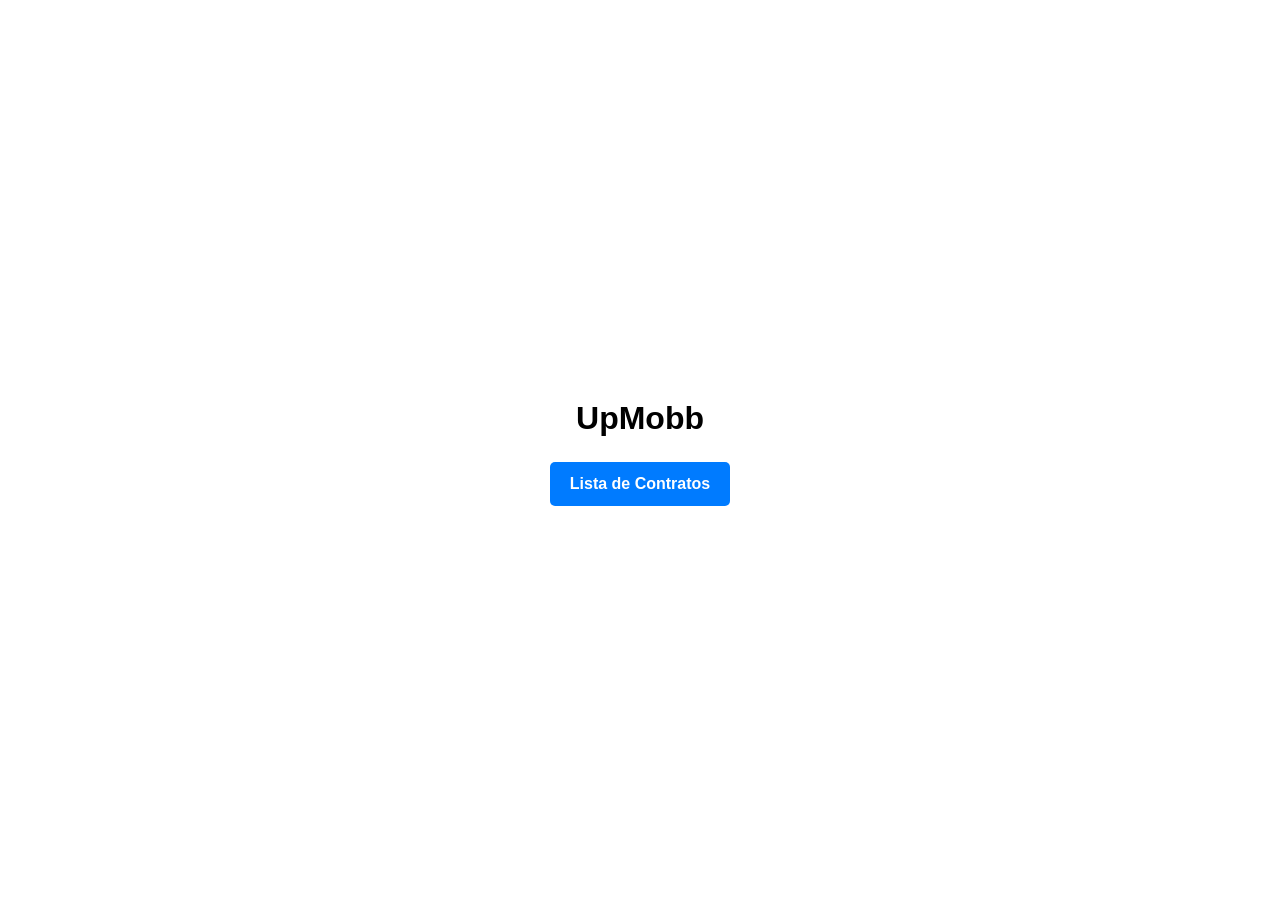
<file: index.html>
<!doctype html>
<html lang="en">
  <head>
    <meta charset="UTF-8" />
    <meta name="viewport" content="width=device-width, initial-scale=1.0" />
    <title>UpMobb - Teste Frontend</title>
    <link rel="stylesheet" href="styles/global.css" />
    <link rel="stylesheet" href="styles/home.css" />
  </head>
  <body>
    <div class="container">
      <h1>UpMobb</h1>
      <a href="pages/contracts/list.html" class="btn-cta">
        <span>Lista de Contratos</span>
      </a>
    </div>
  </body>
</html>
</file>
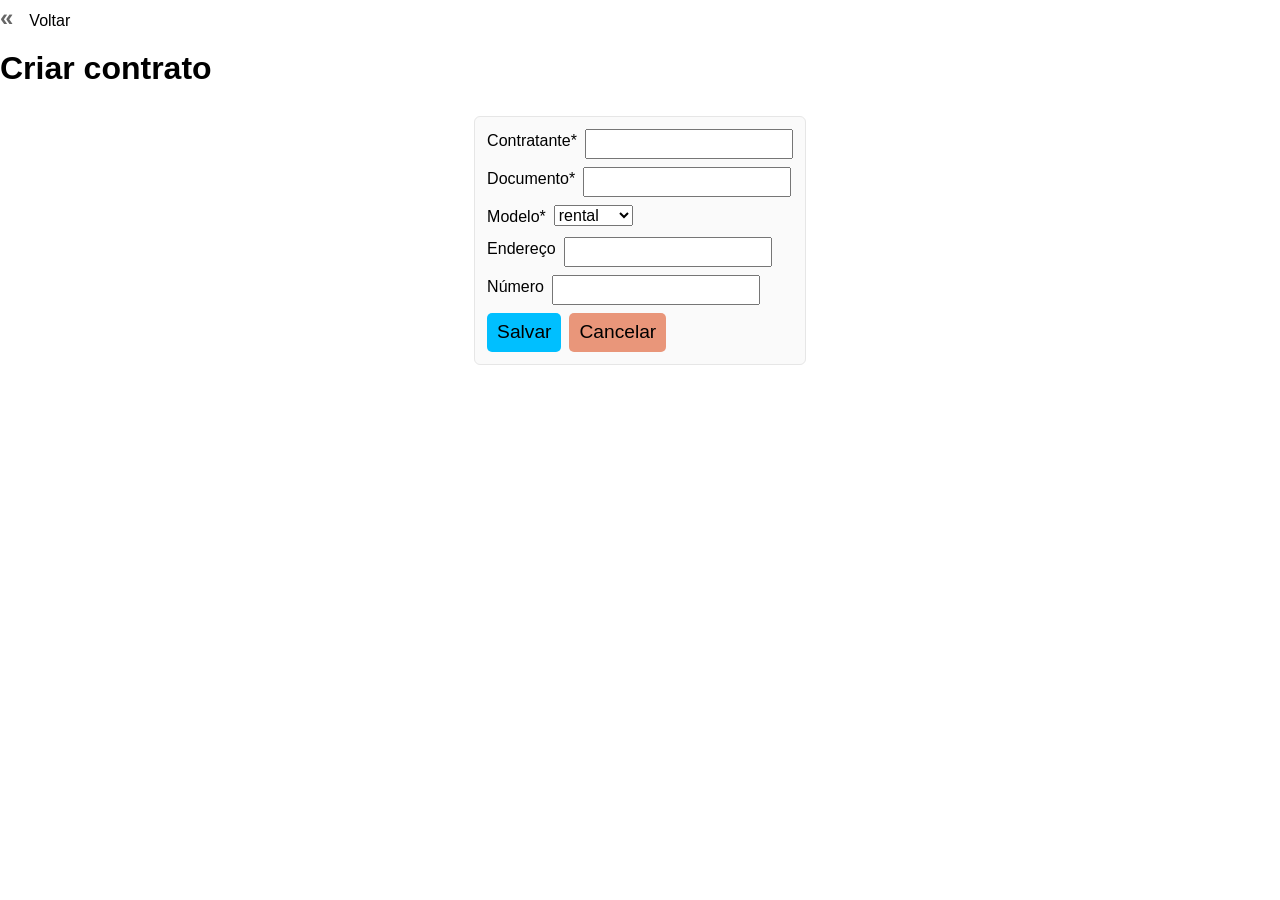
<file: pages/contracts/create.html>
<!doctype html>
<html lang="en">
  <head>
    <meta charset="UTF-8" />
    <meta name="viewport" content="width=device-width, initial-scale=1.0" />
    <title>Document</title>
    <link rel="stylesheet" href="../../styles/global.css" />
    <link rel="stylesheet" href="../../styles/contracts-preview.css" />
  </head>
  <body>
    <div class="container">
      <div class="contracts-preview-header">
        <a href="list.html"> <span class="arrow">&laquo;</span>Voltar</a>
        <h1>Criar contrato</h1>
      </div>
      <form data-create-form class="contracts-create">
        <label
          >Contratante*
          <div class="form-item">
            <input name="contractor" required />
          </div>
        </label>
        <label
          >Documento*
          <div class="form-item">
            <input type="number" name="document" required />
          </div>
        </label>
        <label
          >Modelo*
          <select name="model" required>
            <option value="rental">rental</option>
            <option value="loan">loan</option>
            <option value="social">social</option>
            <option value="express">express</option>
          </select></label
        >
        <label>Endereço <input name="address" /></label>
        <label>Número <input name="number" /></label>
        <div class="contracts-create__actions">
          <button class="btn-actions" type="submit">Salvar</button>
          <button class="btn-actions-secondary" type="button" data-close-create>
            Cancelar
          </button>
        </div>
      </form>
    </div>
    <script
      type="module"
      src="../../scripts/contracts/contracts.create.js"
    ></script>
  </body>
</html>
</file>
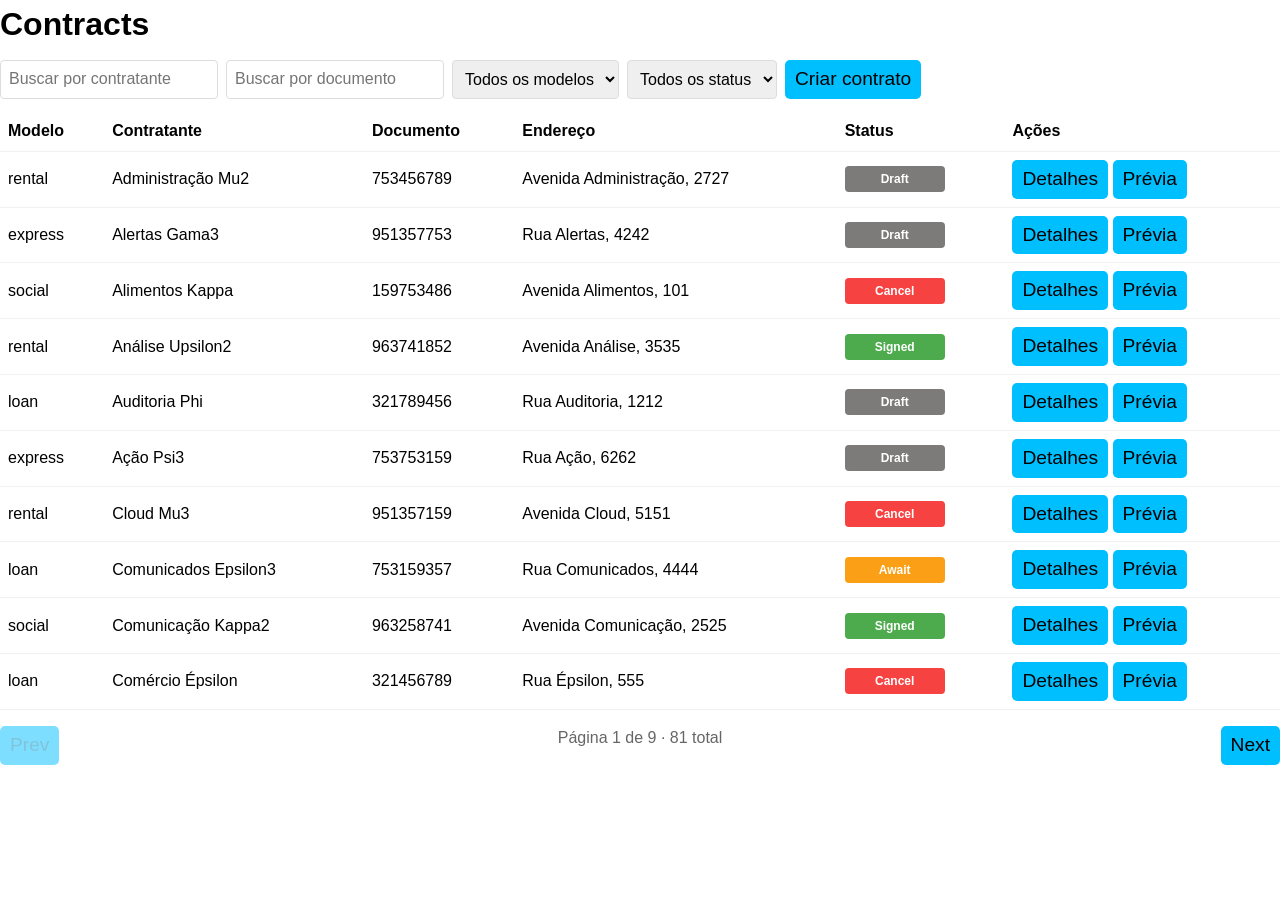
<file: pages/contracts/list.html>
<!doctype html>
<html lang="en">
  <head>
    <meta charset="UTF-8" />
    <meta name="viewport" content="width=device-width, initial-scale=1.0" />
    <title>UpMobb - Lista de Contratos</title>
    <link rel="stylesheet" href="../../styles/global.css" />
    <link rel="stylesheet" href="../../styles/contracts.css" />
  </head>
  <body>
    <div class="container">
      <h1>Contracts</h1>
      <p class="contracts-empty" data-contracts-empty hidden></p>
      <section class="contracts-controls">
        <input
          name="by_contractor"
          data-filter-contractor
          placeholder="Buscar por contratante"
        />
        <input
          name="by_document"
          data-filter-document
          placeholder="Buscar por documento"
        />
        <select name="by_model" data-filter-model>
          <option value="all">Todos os modelos</option>
          <option value="rental">rental</option>
          <option value="loan">loan</option>
          <option value="social">social</option>
          <option value="express">express</option>
        </select>
        <select name="by_status" data-filter-status>
          <option value="all">Todos os status</option>
          <option value="draft">draft</option>
          <option value="sent">sent</option>
          <option value="await">await</option>
          <option value="signed">signed</option>
          <option value="cancel">cancel</option>
        </select>
        <a href="create.html" class="btn-actions">Criar contrato</a>
      </section>
      <table class="contract-list">
        <thead>
          <tr>
            <th data-sort="model:">Modelo</th>
            <th data-sort="contractor">Contratante</th>
            <th>Documento</th>
            <th>Endereço</th>
            <th data-sort="status">Status</th>
            <th>Ações</th>
          </tr>
        </thead>
        <tbody data-contracts-body></tbody>
      </table>
      <div class="contracts-pagination" data-contracts-pagination></div>
    </div>
    <script
      type="module"
      src="../../scripts/contracts/contracts.list.js"
    ></script>
  </body>
</html>
</file>
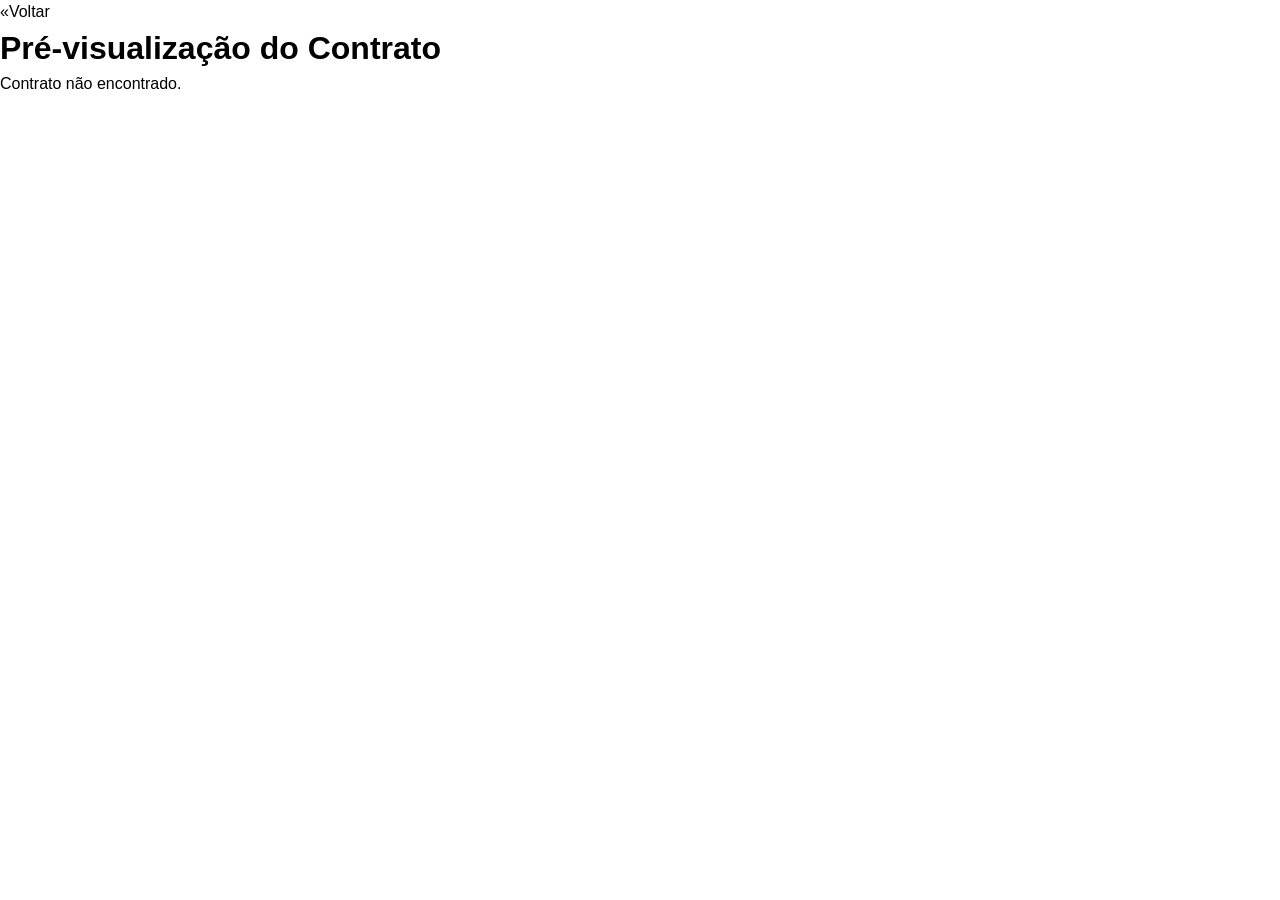
<file: pages/contracts/preview.html>
<!doctype html>
<html lang="en">
  <head>
    <meta charset="UTF-8" />
    <meta name="viewport" content="width=device-width, initial-scale=1.0" />
    <title>UpMobb - Preview Contrato</title>
    <link rel="stylesheet" href="../../styles/global.css" />
    <link rel="stylesheet" href="../../styles/contracts.css" />
  </head>
  <body>
    <div class="container">
      <div class="contracts-preview-header">
        <a href="list.html"> <span class="arrow">&laquo;</span>Voltar</a>
        <h1>Pré-visualização do Contrato</h1>
      </div>
      <div id="preview-root">Carregando...</div>
    </div>
    <script
      type="module"
      src="../../scripts/contracts/contracts.preview.js"
    ></script>
  </body>
</html>
</file>
<file: styles/global.css>
*,
*::before,
*::after {
  box-sizing: border-box;
}

html {
  -webkit-text-size-adjust: 100%;
  text-size-adjust: 100%;
}

body {
  margin: 0;
  min-height: 100vh;
  font-family: Arial, Helvetica, sans-serif;
  line-height: 1.5;
}

img,
picture,
video,
canvas,
svg {
  display: block;
  max-width: 100%;
}

input,
button,
textarea,
select {
  font: inherit;
}

a {
  color: inherit;
  text-decoration: none;
}

button {
  background: none;
  border: 0;
  padding: 0;
}

ul,
ol {
  margin: 0;
  padding: 0;
}

h1,
h2,
h3,
h4,
h5,
h6,
p {
  margin: 0;
}

.container {
  max-width: 1400px;
  width: 100%;
  margin: 0 auto;
  display: flex;
  flex-direction: column;
  height: 100vh;
}

.badge {
  width: 100px;
  display: inline-block;
  padding: 4px 8px;
  border-radius: 4px;
  color: white;
  font-size: 12px;
  font-weight: bold;
  text-align: center;
  &.draft {
    background-color: rgb(125, 123, 122);
  }
  &.sent {
    background-color: rgb(25, 107, 247);
  }
  &.await {
    background-color: rgb(250, 159, 22);
  }
  &.signed {
    background-color: rgb(77, 171, 77);
  }
  &.cancel {
    background-color: rgb(247, 66, 66);
  }
}

.btn-actions {
  font-size: larger;
  background-color: deepskyblue;
  padding: 5px 10px;
  border: none;
  border-radius: 5px;
  cursor: pointer;
  transition: all 300ms ease-in-out;
  &:hover {
    background-color: rgb(13, 137, 178);
  }
}

.btn-actions-secondary {
  font-size: larger;
  background-color: darksalmon;
  padding: 5px 10px;
  border: none;
  border-radius: 5px;
  cursor: pointer;
  transition: all 300ms ease-in-out;
  &:hover {
    background-color: rgb(197, 109, 80);
  }
}

.btn-actions:disabled {
  opacity: 0.5;
  cursor: not-allowed;
}
</file>
<file: styles/home.css>
.container {
  display: flex;
  flex-direction: column;
  align-items: center;
  justify-content: center;
  height: 100vh;
  gap: 20px;
}

.btn-cta {
  background-color: #007bff;
  color: white;
  padding: 10px 20px;
  border: none;
  border-radius: 5px;
  cursor: pointer;

  & span {
    font-size: 16px;
    font-weight: bold;
  }
}
</file>
<file: styles/contracts-preview.css>
.contracts-preview-header {
  display: flex;
  flex-direction: column;
  justify-content: flex-start;
  gap: 8px;
  align-items: flex-start;
  margin-bottom: 12px;
  & .arrow {
    color: #666;
    font-size: 24px;
    font-weight: bolder;
    margin: 0 16px 0 0;
  }
}
form .form-item {
  display: flex;
  flex-direction: column;
  gap: 2px;
}

.contracts-create {
  max-width: 420px;
  border: 1px solid #e6e6e6;
  padding: 12px;
  margin-top: 12px;
  margin: 12px auto 0;
  border-radius: 6px;
  background: #fafafa;
  display: grid;
  gap: 8px;
}

.contracts-create label {
  display: flex;
  gap: 8px;
  align-items: flex-start;
}

.contracts-create__actions {
  display: flex;
  gap: 8px;
}

.field-error {
  outline: 1px solid #d9534f;
}

.error-message {
  color: #d9534f;
  font-size: 12px;
  margin-top: 4px;
}

button[disabled] {
  opacity: 0.6;
  cursor: not-allowed;
}
</file>
<file: styles/contracts.css>
.contract-list {
  width: 100%;
  border-collapse: collapse;
}
.contract-list th,
.contract-list td {
  border-bottom: 1px solid #f1f1f1;
  padding: 8px;
  text-align: left;
}
.contract-list tbody tr:hover {
  background-color: #f7f7f7;
  transition: all 0.3s ease-in-out;
}

.contracts-empty {
  color: #666;
  font-size: 16px;
  font-weight: 600;
  margin: 0 0 12px;
  padding: 16px;
  background-color: #d9534f10;
  border-radius: 16px;
  border: 1px solid darksalmon;
}

.contracts-pagination {
  width: 100%;
  display: flex;
  align-items: center;
  justify-content: space-between;
  margin-top: 16px;
  gap: 16px;
}

.contracts-pagination__summary {
  color: #666;
}

.contracts-pagination__actions {
  width: 100%;
  display: flex;
  justify-content: space-between;
  gap: 8px;
}

.contracts-controls {
  display: flex;
  gap: 8px;
  margin: 12px 0;
  flex-wrap: wrap;
}

.contracts-controls input,
.contracts-controls select {
  padding: 6px 8px;
  border: 1px solid #ddd;
  border-radius: 4px;
}

[data-contracts-loading],
[data-contracts-saving] {
  margin: 8px 0;
  color: #444;
}
</file>
